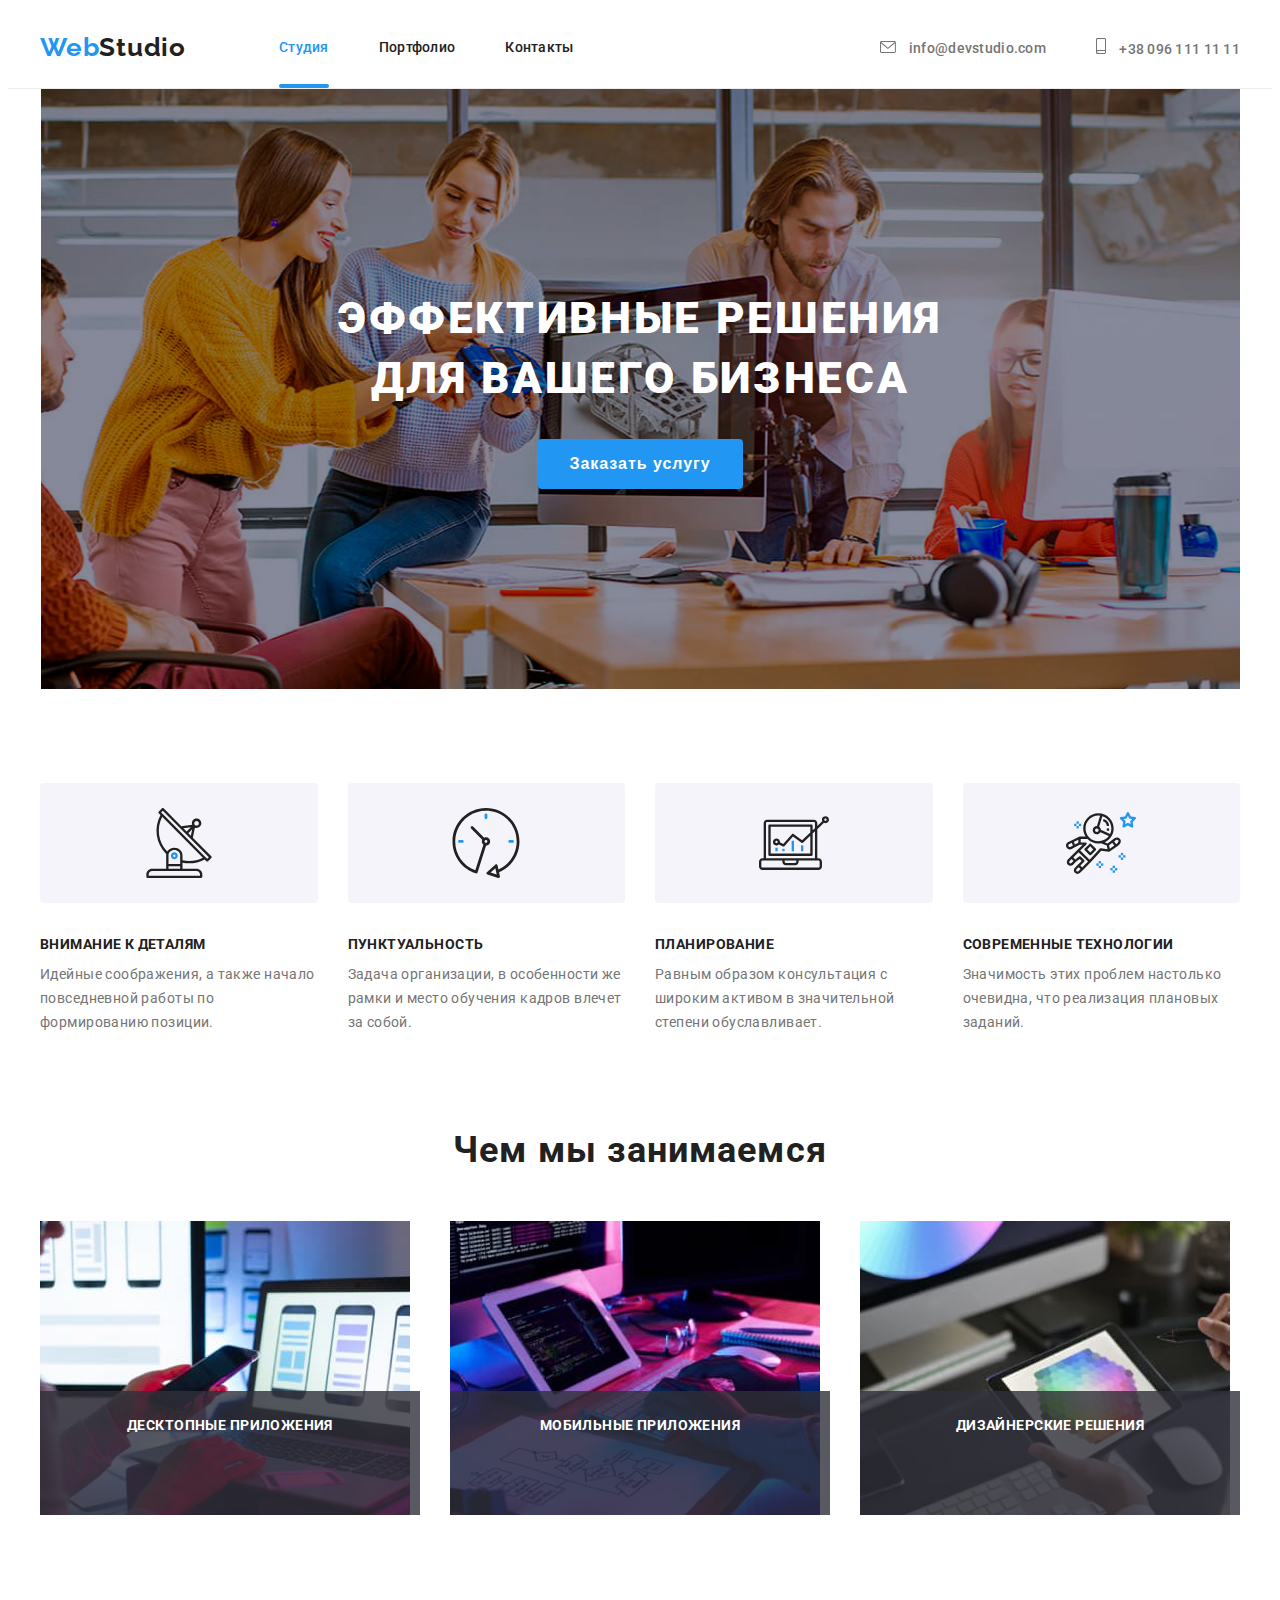
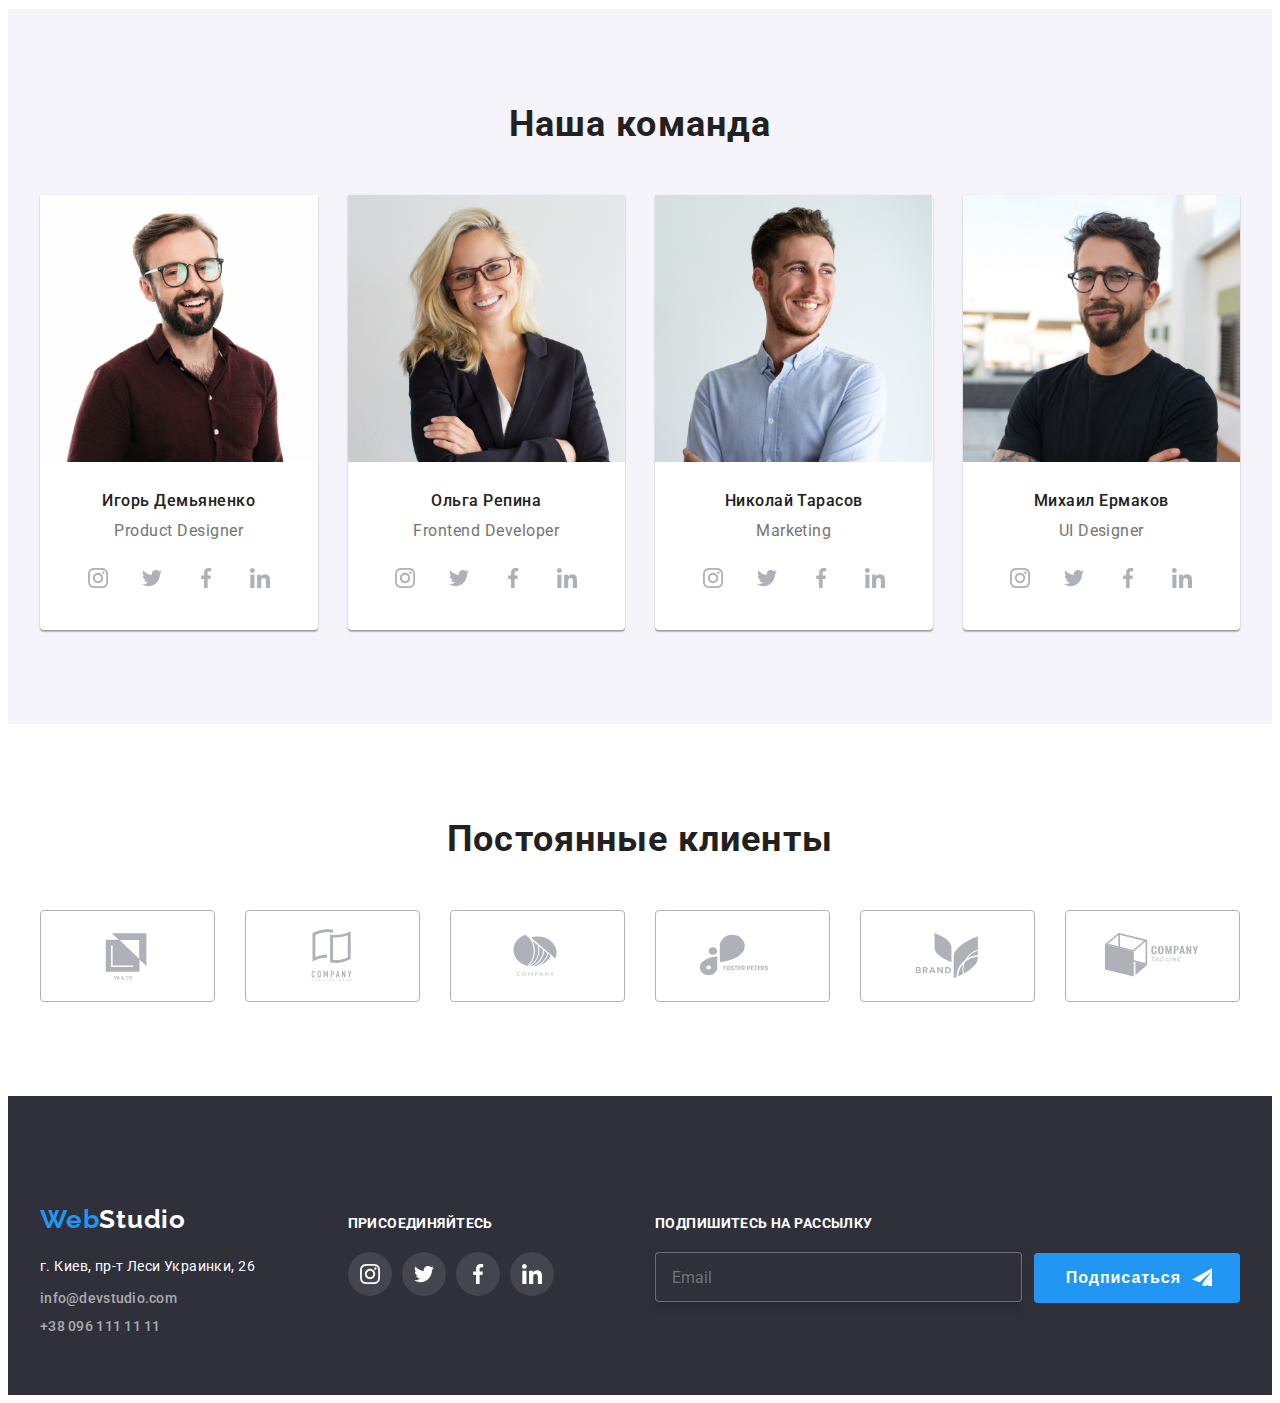
<file: index.html>
<!DOCTYPE html>
<html lang="ru">
  <head>
    <meta charset="UTF-8" />
    <meta name="viewport" content="width=device-width, initial-scale=1.0" />
    <title>WebStudio</title>
    <link
      rel="stylesheet"
      href="https://cdnjs.cloudflare.com/ajax/libs/modern-normalize/1.1.0/modern-normalize.min.css"
      integrity="sha512-wpPYUAdjBVSE4KJnH1VR1HeZfpl1ub8YT/NKx4PuQ5NmX2tKuGu6U/JRp5y+Y8XG2tV+wKQpNHVUX03MfMFn9Q=="
      crossorigin="anonymous"
      referrerpolicy="no-referrer"
    />
    <link rel="preconnect" href="https://fonts.googleapis.com" />
    <link rel="preconnect" href="https://fonts.gstatic.com" crossorigin />
    <link
      href="https://fonts.googleapis.com/css2?family=Raleway:wght@700&family=Roboto:wght@400;500;700;900&display=swap"
      rel="stylesheet"
    />
    <link rel="stylesheet" href="./css/main.min.css" />
  </head>

  <body>
    <!--HEADER-->
    <header class="page-header">
      <div class="container header-container">
        <nav class="nav">
          <a class="head-logo link" href="./index.html"
            >Web<span class="logo-black">Studio</span></a
          >
          <ul class="site-nav list">
            <li class="nav-item">
              <a class="nav-link link current" href="./index.html">Студия</a>
            </li>
            <li class="nav-item">
              <a class="nav-link link" href="./portfolio.html">Портфолио</a>
            </li>
            <li class="nav-item">
              <a class="nav-link link" href="">Контакты</a>
            </li>
          </ul>
        </nav>
        <ul class="adress-list list">
          <li class="adress-link-item">
            <a class="adress-link link" href="mailto:info@devstudio.com">
              <svg class="icon-envelope" width="16" height="12">
                <use href="./images/icons.svg#icon-envelope"></use>
              </svg>
              info@devstudio.com</a>
          </li>
          <li class="adress-link-item">
            <a class="adress-link link" href="tel:+380961111111"
              ><svg class="icon-smartphone" width="10" height="16">
                <use href="./images/icons.svg#icon-smartphone"></use>
              </svg>
              +38 096 111 11 11</a>
          </li>
        </ul>
      </div>
      <!--MOBILE-MENU-->
      <button class="mobile-menu-button" type="button" data-menu-open>
        <svg class="mobile-menu-button__icon" width="40" height="40">
          <use href="./images/icons.svg#icon-burger-menu"></use>
        </svg>
      </button>
      <div class="mobile-menu" data-menu>
        <div class="container mobile-menu-container">
          <button class="mobile-menu-close-btn" data-menu-close>
            <svg class="mobile-menu-close-icon" width="40" height="40">
              <use href="./images/icons.svg#icon-close-mobile"></use>
            </svg>
          </button>
          <nav class="mobile-menu-nav">
            <ul class="mobile-menu-list">
              <li class="mobile-menu-list__item">
                <a class="mobile-menu-list__link" href="./index.html">Студия</a>
              </li>
              <li class="mobile-menu-list__item">
                <a class="mobile-menu-list__link" href="./portfolio.html">Портфолио</a>
              </li>
              <li class="mobile-menu-list__item">
                <a class="mobile-menu-list__link" href="#">Контакты</a>
              </li>
            </ul>
            <ul class="mobile-menu__contacts">
              <li class="mobile-menu__contact">
                <a class="mobile-menu__contact-link first" href="#">+38 096 111 11 11</a>
              </li>
              <li class="mobile-menu__contact">
                <a class="mobile-menu__contact-link" href="#">info@devstudio.com</a>
              </li>
            </ul>
            <ul class="mobile-menu__social-list list">
              <li class="mobile-menu__social-list-item">
                <a class="mobile-menu__social-list-item-link" href="#">Instagram</a>
              </li>
              <li class="mobile-menu__social-list-item">
                <a class="mobile-menu__social-list-item-link" href="#">Twitter</a>
              </li>
              <li class="mobile-menu__social-list-item">
                <a class="mobile-menu__social-list-item-link" href="#">Facebook</a>
              </li>
              <li class="mobile-menu__social-list-item">
                <a class="mobile-menu__social-list-item-link" href="#">LinkedIn</a>
              </li>
            </ul>
          </nav>
        </div>
      </div>
    </header>
    <main>
      <!--HERO-->
      <section class="section-hero">
        <div class="container">
          <div class="title-wrap">
            <h1 class="headline">эффективные решения для вашего бизнеса</h1>
            <button class="btn hero-button" type="button" data-modal-open>Заказать услугу</button>
          </div>
        </div>
      </section>
      <!--ADVANTAGES-->
      <section class="section-advantages section">
        <div class="container">
          <h2 class="visually-hidden">Наши преимущества</h2>
          <ul class="advantage-list list">
            <li class="advantage-item icon-antenna">
              <h3 class="advantage-titles">Внимание к деталям</h3>
              <p class="advantage-text">
                Идейные соображения, а также начало повседневной работы по формированию позиции.
              </p>
            </li>
            <li class="advantage-item icon-clock">
              <h3 class="advantage-titles">Пунктуальность</h3>
              <p class="advantage-text">
                Задача организации, в особенности же рамки и место обучения кадров влечет за собой.
              </p>
            </li>
            <li class="advantage-item icon-diagram">
              <h3 class="advantage-titles">Планирование</h3>
              <p class="advantage-text">
                Равным образом консультация с широким активом в значительной степени обуславливает.
              </p>
            </li>
            <li class="advantage-item icon-astronaut">
              <h3 class="advantage-titles">Современные технологии</h3>
              <p class="advantage-text">
                Значимость этих проблем настолько очевидна, что реализация плановых заданий.
              </p>
            </li>
          </ul>
        </div>
      </section>
      <!--GALLERY-->
      <section class="section-gallery section">
        <div class="container">
          <h2 class="title">Чем мы занимаемся</h2>
          <ul class="img-list list">
            <li class="img-item">
              <picture>
                <source srcset="./images/a1.jpg 1x, ./images/img1-2x.jpg 2x" />
                <img
                  class="img work-pic"
                  src="./images/a1.jpg"
                  alt="Рабочий процесс"
                  width="370"
                  height="294"
              /></picture>
              <p class="img-overlay">десктопные приложения</p>
            </li>
            <li class="img-item">
              <picture>
                <source srcset="./images/a2.jpg 1x, ./images/img2-2x.jpg 2x" />
                <img
                  class="img work-pic"
                  src="./images/a2.jpg"
                  alt="Рабочий процесс"
                  width="370"
                  height="294"
              /></picture>
              <p class="img-overlay">мобильные приложения</p>
            </li>
            <li class="img-item">
              <picture>
                <source srcset="./images/a3.jpg 1x, ./images/img3-2x.jpg 2x" />
                <img
                  class="img work-pic"
                  src="./images/a3.jpg"
                  alt="Рабочий процесс"
                  width="370"
                  height="294"
              /></picture>
              <p class="img-overlay">дизайнерские решения</p>
            </li>
          </ul>
        </div>
      </section>
      <!--TEAM-->
      <section class="section-team">
        <div class="container">
          <h2 class="title">Наша команда</h2>
          <ul class="team-list list">
            <li class="team-item">
              <picture>
                <source
                  srcset="./images/team/team1.jpg 1x, ./images/team/team1-2x.jpg 2x"
                  media="(min-width:1200px)" />
                <source
                  srcset="./images/team/team1-tablet.jpg 1x, ./images/team/team1-tablet2x.jpg 2x"
                  media="(min-width:768px)" />
                <source
                  srcset="./images/team/team1-mobile.jpg 1x, ./images/team/team1-mobile2x.jpg 2x" />
                <img class="team-img img" src="./images/team/team1-mobile.jpg" alt="Член команды"
              /></picture>
              <div class="team-sub">
                <h3 class="team-name">Игорь Демьяненко</h3>
                <p class="team-pos">Product Designer</p>
                <ul class="soc-links-list list">
                  <li class="soc-item">
                    <a href="" class="soc-link">
                      <svg class="soc-icon" width="20" height="20">
                        <use href="./images/icons.svg#icon-instagram"></use>
                      </svg>
                    </a>
                  </li>
                  <li class="soc-item">
                    <a href="" class="soc-link">
                      <svg class="soc-icon" width="20" height="20">
                        <use href="./images/icons.svg#icon-twitter"></use>
                      </svg>
                    </a>
                  </li>
                  <li class="soc-item">
                    <a href="" class="soc-link">
                      <svg class="soc-icon" width="20" height="20">
                        <use href="./images/icons.svg#icon-facebook"></use>
                      </svg>
                    </a>
                  </li>
                  <li class="soc-item">
                    <a href="" class="soc-link">
                      <svg class="soc-icon" width="20" height="20">
                        <use href="./images/icons.svg#icon-linkedin"></use>
                      </svg>
                    </a>
                  </li>
                </ul>
              </div>
            </li>
            <li class="team-item">
              <picture>
                <source
                  srcset="./images/team/team2.jpg 1x, ./images/team/team2-2x.jpg 2x"
                  media="(min-width:1200px)" />
                <source
                  srcset="./images/team/team2-tablet.jpg 1x, ./images/team/team2-tablet2x.jpg 2x"
                  media="(min-width:768px)" />
                <source
                  srcset="./images/team/team2-mobile.jpg 1x, ./images/team/team2-mobile2x.jpg 2x" />
                <img class="team-img img" src="./images/team/team2-mobile.jpg" alt="Член команды"
              /></picture>
              <div class="team-sub">
                <h3 class="team-name">Ольга Репина</h3>
                <p class="team-pos">Frontend Developer</p>
                <ul class="soc-links-list list">
                  <li class="soc-item">
                    <a href="" class="soc-link">
                      <svg class="soc-icon" width="20" height="20">
                        <use href="./images/icons.svg#icon-instagram"></use>
                      </svg>
                    </a>
                  </li>
                  <li class="soc-item">
                    <a href="" class="soc-link">
                      <svg class="soc-icon" width="20" height="20">
                        <use href="./images/icons.svg#icon-twitter"></use>
                      </svg>
                    </a>
                  </li>
                  <li class="soc-item">
                    <a href="" class="soc-link">
                      <svg class="soc-icon" width="20" height="20">
                        <use href="./images/icons.svg#icon-facebook"></use>
                      </svg>
                    </a>
                  </li>
                  <li class="soc-item">
                    <a href="" class="soc-link">
                      <svg class="soc-icon" width="20" height="20">
                        <use href="./images/icons.svg#icon-linkedin"></use>
                      </svg>
                    </a>
                  </li>
                </ul>
              </div>
            </li>
            <li class="team-item">
              <picture>
                <source
                  srcset="./images/team/team3.jpg 1x, ./images/team/team3-2x.jpg 2x"
                  media="(min-width:1200px)" />
                <source
                  srcset="./images/team/team3-tablet.jpg 1x, ./images/team/team3-tablet2x.jpg 2x"
                  media="(min-width:768px)" />
                <source
                  srcset="./images/team/team3-mobile.jpg 1x, ./images/team/team3-mobile2x.jpg 2x" />
                <img class="team-img img" src="./images/team/team3-mobile.jpg" alt="Член команды"
              /></picture>
              <div class="team-sub">
                <h3 class="team-name">Николай Тарасов</h3>
                <p class="team-pos">Marketing</p>
                <ul class="soc-links-list list">
                  <li class="soc-item">
                    <a href="" class="soc-link">
                      <svg class="soc-icon" width="20" height="20">
                        <use href="./images/icons.svg#icon-instagram"></use>
                      </svg>
                    </a>
                  </li>
                  <li class="soc-item">
                    <a href="" class="soc-link">
                      <svg class="soc-icon" width="20" height="20">
                        <use href="./images/icons.svg#icon-twitter"></use>
                      </svg>
                    </a>
                  </li>
                  <li class="soc-item">
                    <a href="" class="soc-link">
                      <svg class="soc-icon" width="20" height="20">
                        <use href="./images/icons.svg#icon-facebook"></use>
                      </svg>
                    </a>
                  </li>
                  <li class="soc-item">
                    <a href="" class="soc-link">
                      <svg class="soc-icon" width="20" height="20">
                        <use href="./images/icons.svg#icon-linkedin"></use>
                      </svg>
                    </a>
                  </li>
                </ul>
              </div>
            </li>
            <li class="team-item">
              <picture>
                <source
                  srcset="./images/team/team4.jpg 1x, ./images/team/team4-2x.jpg 2x"
                  media="(min-width:1200px)" />
                <source
                  srcset="./images/team/team4-tablet.jpg 1x, ./images/team/team4-tablet2x.jpg 2x"
                  media="(min-width:768px)" />
                <source
                  srcset="./images/team/team4-mobile.jpg 1x, ./images/team/team4-mobile2x.jpg 2x" />
                <img class="team-img img" src="./images/team/team4-mobile.jpg" alt="Член команды"
              /></picture>
              <div class="team-sub">
                <h3 class="team-name">Михаил Ермаков</h3>
                <p class="team-pos">UI Designer</p>
                <ul class="soc-links-list list">
                  <li class="soc-item">
                    <a href="" class="soc-link">
                      <svg class="soc-icon" width="20" height="20">
                        <use href="./images/icons.svg#icon-instagram"></use>
                      </svg>
                    </a>
                  </li>
                  <li class="soc-item">
                    <a href="" class="soc-link">
                      <svg class="soc-icon" width="20" height="20">
                        <use href="./images/icons.svg#icon-twitter"></use>
                      </svg>
                    </a>
                  </li>
                  <li class="soc-item">
                    <a href="" class="soc-link">
                      <svg class="soc-icon" width="20" height="20">
                        <use href="./images/icons.svg#icon-facebook"></use>
                      </svg>
                    </a>
                  </li>
                  <li class="soc-item">
                    <a href="" class="soc-link">
                      <svg class="soc-icon" width="20" height="20">
                        <use href="./images/icons.svg#icon-linkedin"></use>
                      </svg>
                    </a>
                  </li>
                </ul>
              </div>
            </li>
          </ul>
        </div>
      </section>
      <!--CLIENTS-->
      <section class="section-clients">
        <div class="container">
          <h2 class="title">Постоянные клиенты</h2>
          <ul class="clients-list list">
            <li class="clients-item">
              <a href="" class="clients-link link client-first"
                ><svg class="clients-icon" width="106" height="60">
                  <use href="./images/icons.svg#icon-logo-first"></use></svg
              ></a>
            </li>
            <li class="clients-item">
              <a href="" class="clients-link link client-first"
                ><svg class="clients-icon" width="106" height="60">
                  <use href="./images/icons.svg#icon-logo-second"></use></svg
              ></a>
            </li>
            <li class="clients-item">
              <a href="" class="clients-link link client-first"
                ><svg class="clients-icon" width="106" height="60">
                  <use href="./images/icons.svg#icon-logo-third"></use></svg
              ></a>
            </li>
            <li class="clients-item">
              <a href="" class="clients-link link client-first"
                ><svg class="clients-icon" width="106" height="60">
                  <use href="./images/icons.svg#icon-logo-fourth"></use></svg
              ></a>
            </li>
            <li class="clients-item">
              <a href="" class="clients-link link client-first"
                ><svg class="clients-icon" width="106" height="60">
                  <use href="./images/icons.svg#icon-logo-fifth"></use></svg
              ></a>
            </li>
            <li class="clients-item">
              <a href="" class="clients-link link client-first"
                ><svg class="clients-icon" width="106" height="60">
                  <use href="./images/icons.svg#icon-logo-sixth"></use></svg
              ></a>
            </li>
          </ul>
        </div>
      </section>
    </main>
    <!--FOOTER-->
    <footer class="page-footer">
      <div class="container">
        <div class="footer-flex">
          <div class="flex-half">
            <div class="logo-adress">
              <a class="foot-logo link" href="./index.html"
                >Web<span class="logo-white">Studio</span></a
              >
              <!--CONTACT INFORMATION-->
              <address class="contacts">
                <ul class="contact-list list">
                  <li class="contact-item">
                    <a href="" class="map-adress link">г. Киев, пр-т Леси Украинки, 26</a>
                  </li>
                  <li class="contact-item">
                    <a class="contact-link link" href="mailto:info@devstudio.com"
                      >info@devstudio.com</a
                    >
                  </li>
                  <li class="contact-item">
                    <a class="contact-link link" href="tel:+380961111111">+38 096 111 11 11</a>
                  </li>
                </ul>
              </address>
            </div>
            <div class="footer-soc-links">
              <b class="footer-soc-title">присоединяйтесь</b>
              <ul class="soc-links-list-foot list">
                <li class="soc-item-foot">
                  <a href="" class="soc-link-foot">
                    <svg class="soc-icon-foot" width="20" height="20">
                      <use href="./images/icons.svg#icon-instagram"></use>
                    </svg>
                  </a>
                </li>
                <li class="soc-item-foot">
                  <a href="" class="soc-link-foot">
                    <svg class="soc-icon-foot" width="20" height="20">
                      <use href="./images/icons.svg#icon-twitter"></use>
                    </svg>
                  </a>
                </li>
                <li class="soc-item-foot">
                  <a href="" class="soc-link-foot">
                    <svg class="soc-icon-foot" width="20" height="20">
                      <use href="./images/icons.svg#icon-facebook"></use>
                    </svg>
                  </a>
                </li>
                <li class="soc-item-foot">
                  <a href="" class="soc-link-foot">
                    <svg class="soc-icon-foot" width="20" height="20">
                      <use href="./images/icons.svg#icon-linkedin"></use>
                    </svg>
                  </a>
                </li>
              </ul>
            </div>
          </div>
          <div class="footer-form-sect">
            <p class="footer-form-title">подпишитесь на рассылку</p>
            <form class="footer-email-form">
              <input class="email-footer" type="text" name="email" placeholder="Email" />
              <button class="email-submit-btn btn" type="submit">Подписаться</button>
            </form>
          </div>
        </div>
      </div>
    </footer>
    <div class="backdrop is-hidden" data-modal>
      <div class="modal">
        <button class="btn-close-modal" type="button" data-modal-close>
          <svg class="close-cross" width="11" height="11">
            <use href="./images/icons.svg#cross"></use>
          </svg>
        </button>

        <p class="modal-headline">Оставьте свои данные, мы вам перезвоним</p>
        <form class="form-modal-all">
          <label class="modal-form-field"
            >Имя<span class="modal-form-field-content">
              <input
                class="modal-form-input"
                name="user_name"
                type="text"
                required
                minlength="2"
                pattern="[a-zA-Zа-яёА-ЯЁ]+"
                placeholder=" "
              />
              <svg width="18" height="18" class="modal-form-icons">
                <use href="./images/icons.svg#person"></use>
              </svg> </span
          ></label>
          <label class="modal-form-field"
            >Телефон<span class="modal-form-field-content">
              <input
                class="modal-form-input"
                name="user_phone"
                type="tel"
                required
                pattern="[0-9]{3}-[0-9]{3}-[0-9]{2}-[0-9]{2}"
                placeholder=" "
              />
              <svg width="18" height="18" class="modal-form-icons">
                <use href="./images/icons.svg#phone"></use>
              </svg> </span
          ></label>
          <label class="modal-form-field"
            >Почта<span class="modal-form-field-content">
              <input
                class="modal-form-input"
                name="user_email"
                type="email"
                required
                minlength="2"
                pattern="[a-z0-9._%+-]+@[a-z0-9.-]+\.[a-z]{2,}$"
                placeholder=" "
              />
              <svg width="18" height="18" class="modal-form-icons">
                <use href="./images/icons.svg#email"></use>
              </svg> </span
          ></label>
          <label class="modal-form-field">
            Комментарий
            <textarea
              class="modal-form-message form-textarea"
              name="user_message"
              placeholder="Введите текст"
            ></textarea>
          </label>
          <div class="checkbox-wrap">
            <input
              type="checkbox"
              name="user_policy"
              class="modal-form-check visually-hidden"
              required
              id="user-policy"
            />
            <label class="modal-form-check-label" for="user-policy"
              >Соглашаюсь с рассылкой и принимаю
              <a href="#" class="policy-link">Условия договора</a></label
            >
          </div>
          <button class="btn form-button" type="submit">Отправить</button>
        </form>
      </div>
    </div>
    <script src="./js/modal.js"></script>
    <script src="./js/mobile-menu.js"></script>
  </body>
</html>
</file>
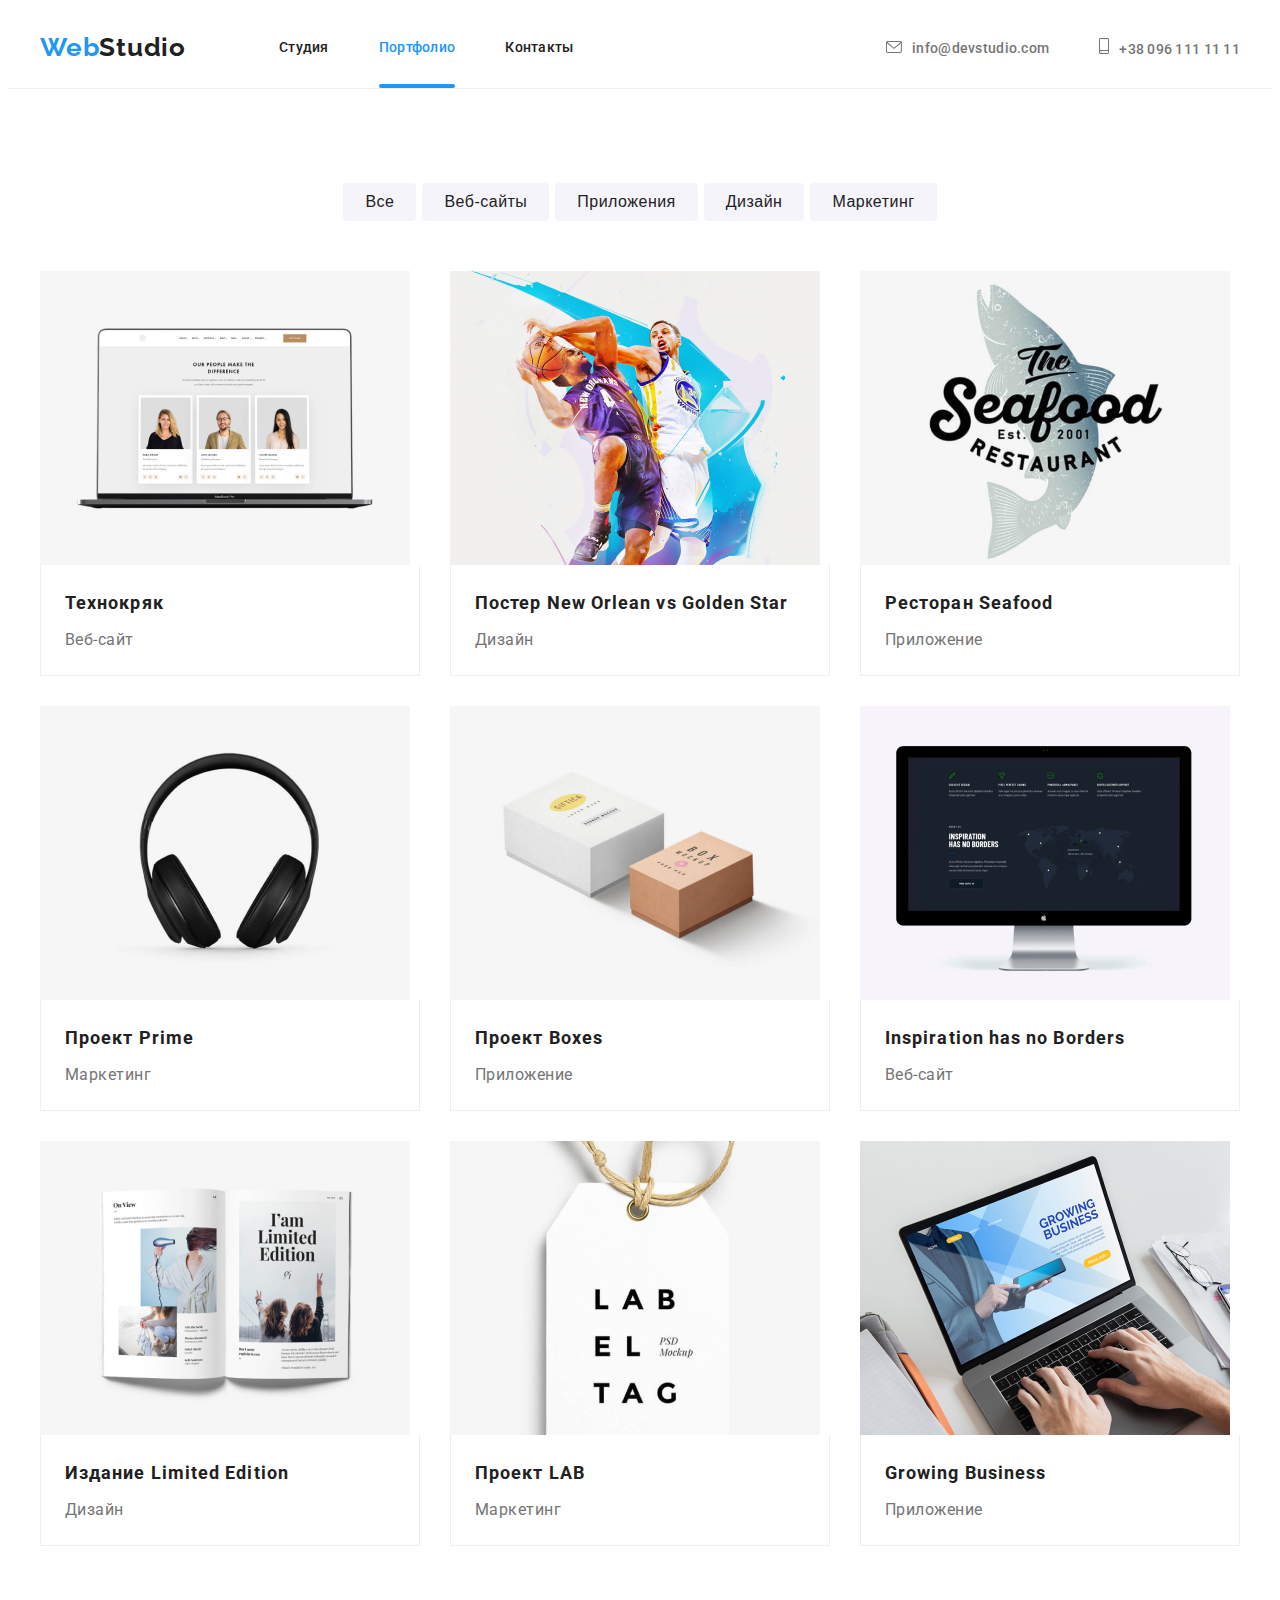
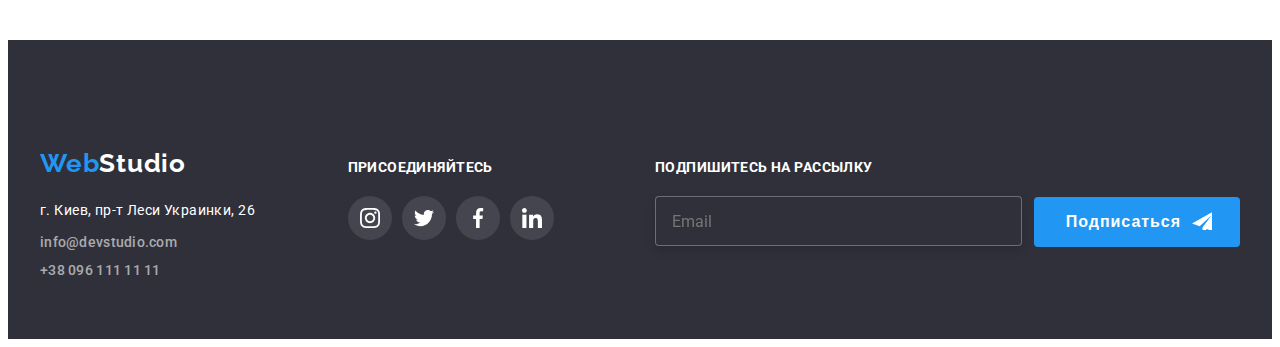
<file: portfolio.html>
<!DOCTYPE html>
<html lang="ru">

<head>
  <meta charset="UTF-8" />
  <meta http-equiv="X-UA-Compatible" content="IE=edge" />
  <meta name="viewport" content="width=device-width, initial-scale=1.0" />
  <title>Портфолио</title>
  <link rel="stylesheet" href="https://cdnjs.cloudflare.com/ajax/libs/modern-normalize/1.1.0/modern-normalize.min.css"
    integrity="sha512-wpPYUAdjBVSE4KJnH1VR1HeZfpl1ub8YT/NKx4PuQ5NmX2tKuGu6U/JRp5y+Y8XG2tV+wKQpNHVUX03MfMFn9Q=="
    crossorigin="anonymous" referrerpolicy="no-referrer" />
  <link rel="preconnect" href="https://fonts.googleapis.com" />
  <link rel="preconnect" href="https://fonts.gstatic.com" crossorigin />
  <link href="https://fonts.googleapis.com/css2?family=Raleway:wght@700&family=Roboto:wght@400;500;700;900&display=swap"
    rel="stylesheet" />
  <link rel="stylesheet" href="./css/main.min.css" />
</head>

<body>
  <!--HEADER-->
  <header class="page-header">
    <div class="container header-container">
      <nav class="nav">
        <a class="head-logo link" href="./index.html">Web<span class="logo-black">Studio</span></a>
        <ul class="site-nav list">
          <li class="nav-item">
            <a class="nav-link link" href="./index.html">Студия</a>
          </li>
          <li class="nav-item">
            <a class="nav-link link current" href="./portfolio.html">Портфолио</a>
          </li>
          <li class="nav-item">
            <a class="nav-link link" href="">Контакты</a>
          </li>
        </ul>
      </nav>
      <ul class="adress-list list">
        <li class="adress-link-item">
          <a class="adress-link link" href="mailto:info@devstudio.com">
            <svg class="icon-envelope" width="16" height="12">
              <use href="./images/icons.svg#icon-envelope"></use>
            </svg>info@devstudio.com</a>
        </li>
        <li class="adress-link-item">
          <a class="adress-link link" href="tel:+380961111111"><svg class="icon-smartphone" width="10" height="16">
              <use href="./images/icons.svg#icon-smartphone"></use>
            </svg>+38 096 111 11 11</a>
        </li>
      </ul>
    </div>
     <!-- MOBILE-MENU -->
     <button class="mobile-menu-button" type="button" data-menu-open>
      <svg class="mobile-menu-button__icon" width="40" height="40">
          <use href="./images/icons.svg#icon-burger-menu">
  
          </use>
      </svg>
  </button>
  <div class="mobile-menu" data-menu>
      <div class="container mobile-menu-container">
          <button class="mobile-menu-close-btn" data-menu-close>
              <svg class="mobile-menu-close-icon" width="40" height="40">
                  <use href="./images/icons.svg#icon-close-mobile"></use>
              </svg>
          </button>
          <nav class="mobile-menu-nav">
              <ul class="mobile-menu-list">
                  <li class="mobile-menu-list__item">
                      <a class="mobile-menu-list__link" href="./index.html">Студия</a>
                  </li>
                  <li class="mobile-menu-list__item">
                      <a class="mobile-menu-list__link" href="./portfolio.html">Портфолио</a>
                  </li>
                  <li class="mobile-menu-list__item">
                      <a class="mobile-menu-list__link" href="#">Контакты</a>
                  </li>
              </ul>
              <ul class="mobile-menu__contacts">
                  <li class="mobile-menu__contact">
                      <a class="mobile-menu__contact-link first" href="#">+38 096 111 11 11</a>
                  </li>
                  <li class="mobile-menu__contact">
                      <a class="mobile-menu__contact-link" href="#">info@devstudio.com</a>
                  </li>
              </ul>
              <ul class="mobile-menu__social-list list">
                  <li class="mobile-menu__social-list-item">
                      <a class="mobile-menu__social-list-item-link" href="#">Instagram</a>
                  </li>
                  <li class="mobile-menu__social-list-item">
                      <a class="mobile-menu__social-list-item-link" href="#">Twitter</a>
                  </li>
                  <li class="mobile-menu__social-list-item">
                      <a class="mobile-menu__social-list-item-link" href="#">Facebook</a>
                  </li>
                  <li class="mobile-menu__social-list-item">
                      <a class="mobile-menu__social-list-item-link" href="#">LinkedIn</a>
                  </li>
              </ul>
          </nav>
      </div>
  </div>
  </header>
  <main>
    <section class="section-portfolio section">
      <div class="container">
        <h1 class="visually-hidden">Портфолио</h1>
        <ul class="filter-list list">
          <li class="fltr-btn-item"><button class="filter-button" type="button">Все</button></li>
          <li class="fltr-btn-item">
            <button class="filter-button" type="button">Веб-сайты</button>
          </li>
          <li class="fltr-btn-item">
            <button class="filter-button" type="button">Приложения</button>
          </li>
          <li class="fltr-btn-item">
            <button class="filter-button" type="button">Дизайн</button>
          </li>
          <li class="fltr-btn-item">
            <button class="filter-button" type="button">Маркетинг</button>
          </li>
        </ul>
        <ul class="portfolio-list list">
          <li class="port-item">
            <a class="link port-link" href="">
              <div class="card-fix">
                <picture>
                  <source srcset="./images/portfolio/pimg1.jpg 1x , ./images/portfolio/pimg1-2x.jpg 2x "  media="(min-width:1200px)">
                  <source srcset="./images/portfolio/pimg1-tablet.jpg 1x , ./images/portfolio/pimg1-tablet2x.jpg 2x "  media="(min-width:768px)">
                  <source srcset="./images/portfolio/pimg1-mobile.jpg 1x , ./images/portfolio/pimg1-mobile2x.jpg 2x ">
                <img class="img-port img" src="./images/portfolio/pimg1-mobile.jpg" alt="Ноутбук с членами команды"/></picture>
                <div class="port-overlay">
                  <p class="overlay-text">Технокряк это современная площадка распространения коронавируса. Компании
                    используют эту платформу для цифрового шпионажа и атак на защищённые сервера конкурентов.</p>
                </div>
              </div>
              <div class="port-sub">
                <h2 class="title-port">Технокряк</h2>
                <p class="text-port">Веб-сайт</p>
              </div>
            </a>
          </li>
          <li class="port-item">
            <a class="link port-link" href="">
              <div class="card-fix">
                <picture>
                  <source srcset="./images/portfolio/pimg2.jpg 1x , ./images/portfolio/pimg2-2x.jpg 2x "  media="(min-width:1200px)">
                  <source srcset="./images/portfolio/pimg2-tablet.jpg 1x , ./images/portfolio/pimg2-tablet2x.jpg 2x "  media="(min-width:768px)">
                  <source srcset="./images/portfolio/pimg2-mobile.jpg 1x , ./images/portfolio/pimg2-mobile2x.jpg 2x ">
                <img class="img-port img" src="./images/portfolio/pimg2-mobile.jpg" alt="Постер"/></picture>
                <div class="port-overlay">
                  <p class="overlay-text">Технокряк это современная площадка распространения коронавируса. Компании
                    используют эту платформу для цифрового шпионажа и атак на защищённые сервера конкурентов.</p>
                </div></div>
              <div class="port-sub">
                <h2 class="title-port">Поcтер New Orlean vs Golden Star</h2>
                <p class="text-port">Дизайн</p>
              </div>
            </a>
          </li>
          <li class="port-item">
            <a class="link port-link" href="">
              <div class="card-fix">
                <picture>
                  <source srcset="./images/portfolio/pimg3.jpg 1x , ./images/portfolio/pimg3-2x.jpg 2x "  media="(min-width:1200px)">
                  <source srcset="./images/portfolio/pimg3-tablet.jpg 1x , ./images/portfolio/pimg3-tablet2x.jpg 2x "  media="(min-width:768px)">
                  <source srcset="./images/portfolio/pimg3-mobile.jpg 1x , ./images/portfolio/pimg3-mobile2x.jpg 2x ">
                  <img class="img-port img" src="./images/portfolio/pimg3-mobile.jpg" alt="Приложение ресторана"/>
                </picture>
                <div class="port-overlay">
                    <p class="overlay-text">Технокряк это современная площадка распространения коронавируса. Компании
                      используют эту платформу для цифрового шпионажа и атак на защищённые сервера конкурентов.</p>
                    </div>
              </div>
              <div class="port-sub">
                <h2 class="title-port">Ресторан Seafood</h2>
                <p class="text-port">Приложение</p>
              </div>
            </a>
          </li>
          <li class="port-item">
            <a class="link port-link" href="">
              <div class="card-fix"><picture>
                <source srcset="./images/portfolio/pimg4.jpg 1x , ./images/portfolio/pimg4-2x.jpg 2x "  media="(min-width:1200px)">
                <source srcset="./images/portfolio/pimg4-tablet.jpg 1x , ./images/portfolio/pimg4-tablet2x.jpg 2x "  media="(min-width:768px)">
                <source srcset="./images/portfolio/pimg4-mobile.jpg 1x , ./images/portfolio/pimg4-mobile2x.jpg 2x ">
                <img class="img-port img" src="./portfolio/pimg4-mobile.jpg" alt="Изображение наушников"/></picture><div class="port-overlay">
                    <p class="overlay-text">Технокряк это современная площадка распространения коронавируса. Компании
                      используют эту платформу для цифрового шпионажа и атак на защищённые сервера конкурентов.</p>
                  </div></div>
              <div class="port-sub">
                <h2 class="title-port">Проект Prime</h2>
                <p class="text-port">Маркетинг</p>
              </div>
            </a>
          </li>
          <li class="port-item">
            <a class="link port-link" href="">
              <div class="card-fix">
                <picture>
                  <source srcset="./images/portfolio/pimg5.jpg 1x , ./images/portfolio/pimg5-2x.jpg 2x "  media="(min-width:1200px)">
                <source srcset="./images/portfolio/pimg5-tablet.jpg 1x , ./images/portfolio/pimg5-tablet2x.jpg 2x "  media="(min-width:768px)">
                <source srcset="./images/portfolio/pimg5-mobile.jpg 1x , ./images/portfolio/pimg5-mobile2x.jpg 2x ">
                <img class="img-port img" src="./images/portfolio/pimg5-mobile.jpg" alt="Оформление приложения"/></picture><div class="port-overlay">
                    <p class="overlay-text">Технокряк это современная площадка распространения коронавируса. Компании
                      используют эту платформу для цифрового шпионажа и атак на защищённые сервера конкурентов.</p>
                  </div></div>
              <div class="port-sub">
                <h2 class="title-port">Проект Boxes</h2>
                <p class="text-port">Приложение</p>
              </div>
            </a>
          </li>
          <li class="port-item">
            <a class="link port-link" href="">
              <div class="card-fix"><picture>
                <source srcset="./images/portfolio/pimg6.jpg 1x , ./images/portfolio/pimg6-2x.jpg 2x "  media="(min-width:1200px)">
                <source srcset="./images/portfolio/pimg6-tablet.jpg 1x , ./images/portfolio/pimg6-tablet2x.jpg 2x "  media="(min-width:768px)">
                <source srcset="./images/portfolio/pimg6-mobile.jpg 1x , ./images/portfolio/pimg6-mobile2x.jpg 2x "><img class="img-port img" src="./images/portfolio/pimg6-mobile.jpg" alt="Монитор с веб-сайтом компании"/>
              </picture>
              <div class="port-overlay">
                   <p class="overlay-text">Технокряк это современная площадка распространения коронавируса. Компании
                      используют эту платформу для цифрового шпионажа и атак на защищённые сервера конкурентов.</p>
                  </div></div>
              <div class="port-sub">
                <h2 class="title-port">Inspiration has no Borders</h2>
                <p class="text-port">Веб-сайт</p>
              </div>
            </a>
          </li>
          <li class="port-item">
            <a class="link port-link" href="">
              <div class="card-fix"><picture>
                <source srcset="./images/portfolio/pimg7.jpg 1x , ./images/portfolio/pimg7-2x.jpg 2x "  media="(min-width:1200px)">
                <source srcset="./images/portfolio/pimg7-tablet.jpg 1x , ./images/portfolio/pimg7-tablet2x.jpg 2x "  media="(min-width:768px)">
                <source srcset="./images/portfolio/pimg7-mobile.jpg 1x , ./images/portfolio/pimg7-mobile2x.jpg 2x "><img class="img-port img" src="./images/portfolio/pimg7-mobile.jpg" alt="Изображение дизайна книги"/></picture><div class="port-overlay">
                    <p class="overlay-text">Технокряк это современная площадка распространения коронавируса. Компании
                      используют эту платформу для цифрового шпионажа и атак на защищённые сервера конкурентов.</p>
                  </div></div>
              <div class="port-sub">
                <h2 class="title-port">Издание Limited Edition</h2>
                <p class="text-port">Дизайн</p>
              </div>
            </a>
          </li>
          <li class="port-item">
            <a class="link port-link" href="">
              <div class="card-fix"><picture>
                <source srcset="./images/portfolio/pimg8.jpg 1x , ./images/portfolio/pimg8-2x.jpg 2x "  media="(min-width:1200px)">
                <source srcset="./images/portfolio/pimg8-tablet.jpg 1x , ./images/portfolio/pimg8-tablet2x.jpg 2x "  media="(min-width:768px)">
                <source srcset="./images/portfolio/pimg8-mobile.jpg 1x , ./images/portfolio/pimg8-mobile2x.jpg 2x "><img class="img-port img" src="./images/portfolio/pimg8-mobile.jpg" alt="Бирка с логотипом"/></picture><div class="port-overlay">
                    <p class="overlay-text">Технокряк это современная площадка распространения коронавируса. Компании
                      используют эту платформу для цифрового шпионажа и атак на защищённые сервера конкурентов.</p>
                  </div></div>
              <div class="port-sub">
                <h2 class="title-port">Проект LAB</h2>
                <p class="text-port">Маркетинг</p>
              </div>
            </a>
          </li>
          <li class="port-item">
            <a class="link port-link" href="">
              <div class="card-fix"><picture>
                <source srcset="./images/portfolio/pimg9.jpg 1x , ./images/portfolio/pimg9-2x.jpg 2x "  media="(min-width:1200px)">
                <source srcset="./images/portfolio/pimg9-tablet.jpg 1x , ./images/portfolio/pimg9-tablet2x.jpg 2x "  media="(min-width:768px)">
                <source srcset="./images/portfolio/pimg9-mobile.jpg 1x , ./images/portfolio/pimg9-mobile2x.jpg 2x "><img class="img-port img" src="./images/portfolio/pimg9-mobile.jpg" alt="Ноутбук с веб-сайтом"/></picture><div class="port-overlay">
                    <p class="overlay-text">Технокряк это современная площадка распространения коронавируса. Компании
                      используют эту платформу для цифрового шпионажа и атак на защищённые сервера конкурентов.</p>
                  </div></div>
              <div class="port-sub">
                <h2 class="title-port">Growing Business</h2>
                <p class="text-port">Приложение</p>
              </div>
            </a>
          </li>
        </ul>
      </div>
    </section>
  </main>
  <!--FOOTER-->
  <footer class="page-footer">
    <div class="container">
    <div class="footer-flex">
      <div class="flex-half">
      <div class="logo-adress">
        <a class="foot-logo link" href="./index.html"
          >Web<span class="logo-white">Studio</span></a
        >
        <!--CONTACT INFORMATION-->
        <address class="contacts">
          <ul class="contact-list list">
            <li class="contact-item">
              <a href="" class="map-adress link">г. Киев, пр-т Леси Украинки, 26</a>
            </li>
            <li class="contact-item">
              <a class="contact-link link" href="mailto:info@devstudio.com">info@devstudio.com</a>
            </li>
            <li class="contact-item">
              <a class="contact-link link" href="tel:+380961111111">+38 096 111 11 11</a>
            </li>
          </ul>
        </address>
      </div>
      <div class="footer-soc-links">
        <b class="footer-soc-title">присоединяйтесь</b>
        <ul class="soc-links-list-foot list">
          <li class="soc-item-foot">
            <a href="" class="soc-link-foot">
              <svg class="soc-icon-foot" width="20" height="20">
                <use href="./images/icons.svg#icon-instagram"></use>
              </svg>
            </a>
          </li>
          <li class="soc-item-foot">
            <a href="" class="soc-link-foot">
              <svg class="soc-icon-foot" width="20" height="20">
                <use href="./images/icons.svg#icon-twitter"></use>
              </svg>
            </a>
          </li>
          <li class="soc-item-foot">
            <a href="" class="soc-link-foot">
              <svg class="soc-icon-foot" width="20" height="20">
                <use href="./images/icons.svg#icon-facebook"></use>
              </svg>
            </a>
          </li>
          <li class="soc-item-foot">
            <a href="" class="soc-link-foot">
              <svg class="soc-icon-foot" width="20" height="20">
                <use href="./images/icons.svg#icon-linkedin"></use>
              </svg>
            </a>
          </li>
        </ul>
      </div>
    </div>
      <div class="footer-form-sect">
        <p class="footer-form-title">подпишитесь на рассылку</p>
        <form class="footer-email-form">
          <input class="email-footer" type="text" name="email" placeholder="Email">
          <button class="email-submit-btn btn" name="email" type="submit">Подписаться</button>
        </form>
      </div>
    </div>
  </div></footer>
  <script src="./js/mobile-menu.js"></script>
</body>

</html>
</file>
<file: css/main.min.css>
.visually-hidden{position:absolute !important;clip:rect(1px 1px 1px 1px);clip:rect(1px, 1px, 1px, 1px);padding:0 !important;border:0 !important;height:1px !important;width:1px !important;overflow:hidden}body{color:#fff;font-family:'Roboto', sans-serif}img{display:block;height:auto;max-width:100%}h1,h2,h3,h4,h5,h6,p{margin-top:0;margin-bottom:0;padding-top:0;padding-bottom:0}.link{text-decoration:none}.list{list-style:none;margin:0;padding:0}.section{padding:60px 0}@media screen and (min-width: 1200px){.section{padding:94px 0}}.container{padding-left:15px;padding-right:15px}@media screen and (min-width: 480px){.container{max-width:480px;margin-right:auto;margin-left:auto}}@media screen and (min-width: 768px){.container{max-width:768px}}@media screen and (min-width: 1200px){.container{max-width:1200px}}.btn{font-style:normal;font-weight:700;font-size:16px;line-height:1.88;letter-spacing:0.06em;color:#fff;background-color:#2196f3;cursor:pointer;border-radius:4px;padding:10px 32px;border:0px;transition:background-color 250ms cubic-bezier(0.4, 0, 0.2, 1)}.btn:hover,.btn:focus{background-color:#188ce8;color:#fff}.head-logo{font-family:Raleway;font-style:normal;font-weight:700;font-size:26px;line-height:31px;letter-spacing:0.03em;color:#2196f3;margin-right:93px}.logo-black{font-family:Raleway;font-style:normal;font-weight:700;font-size:26px;line-height:31px;letter-spacing:0.03em;color:#212121}.foot-logo{font-family:Raleway;font-style:normal;font-weight:700;font-size:26px;line-height:31px;letter-spacing:0.03em;color:#2196f3;display:inline-block;margin-bottom:20px}@media screen and (max-width: 767px){.foot-logo{align-self:center}}.logo-white{font-family:Raleway;font-style:normal;font-weight:700;font-size:26px;line-height:31px;letter-spacing:0.03em;color:#fff}.title{font-style:normal;font-weight:700;font-size:36px;line-height:1.17;text-align:center;letter-spacing:0.03em;color:#212121;margin-bottom:50px}@media screen and (max-width: 1199px){.title{font-size:28px;line-height:1.18}}.site-nav,.adress-list,.nav,.header-container{display:flex;align-items:center}@media screen and (max-width: 767px){.site-nav,.adress-list{display:none}}.nav-item:not(:last-child){margin-right:50px}.adress-list{margin-left:auto}.nav-link{font-style:normal;font-weight:500;font-size:14px;line-height:1.14;letter-spacing:0.02em;color:#212121;position:relative;display:block;padding-bottom:32px;padding-top:32px;transition:color 250ms cubic-bezier(0.4, 0, 0.2, 1)}.nav-link:hover,.nav-link:focus{color:#2196f3}.nav-link.current{color:#2196f3}.current::after{position:absolute;width:100%;height:4px;border-radius:2px;content:'';background-color:#2196f3;bottom:-0.5px;left:0}.adress-link{font-style:normal;font-weight:500;font-size:14px;line-height:1.14;letter-spacing:0.02em;color:#757575;align-items:center;transition:color 250ms cubic-bezier(0.4, 0, 0.2, 1)}@media screen and (min-width: 768px) and (max-width: 1199px){.adress-link{font-size:12px;line-height:1.17}}.adress-link:hover,.adress-link:focus{color:#2196f3}.adress-link-item:not(:last-child){margin-right:50px}@media screen and (min-width: 768px) and (max-width: 1199px){.adress-link-item:not(:last-child){margin:0}}.icon-envelope{fill:currentColor;margin-right:10px}.icon-smartphone{fill:currentColor;margin-right:10px}@media screen and (max-width: 767px){.adress-list{display:none}}@media screen and (min-width: 768px){.adress-list{margin-left:auto;display:flex;flex-direction:column;align-items:flex-start;padding:22px 0}}@media screen and (min-width: 1200px){.adress-list{display:flex;flex-wrap:nowrap;flex-direction:row}}.page-header{border-bottom:1px solid #ececec}@media screen and (max-width: 767px){.page-header{padding:16px 0;position:relative}}.menu-open{position:absolute;top:22px;right:22px;size:40px 40px;background-color:transparent}.mobile-menu-button,.mobile-menu-close-btn{position:absolute;top:10px;right:15px;background-color:transparent;border:none;padding:0;line-height:0}.mobile-menu-close-btn{padding:11px}.mobile-menu-close-btn:hover .mobile-menu-close-icon,.mobile-menu-close-btn:focus .mobile-menu-close-icon{fill:#2196f3}.mobile-menu{position:fixed;left:0;top:0;background-color:#fff;width:100vw;height:100vh;max-height:796px;overflow-y:scroll;transform:translateY(-100%);z-index:100;transition:transform 500ms linear}.mobile-menu.is-open{transform:translateY(0%)}.mobile-menu-container{position:relative;padding-top:48px;padding-bottom:48px;padding-left:41px;padding-right:41px}.mobile-menu-button__icon{display:flex;justify-content:center;align-items:center;padding:0}.mobile-menu-list{font-size:40px;font-weight:500;line-height:1.17;letter-spacing:0.02em;margin-bottom:302px}.mobile-menu-list__item:not(:last-child){margin-bottom:32px}.mobile-menu-list__link{text-decoration:none;color:#212121}.mobile-menu-list__link:hover,.mobile-menu-list__link:focus{color:#2196f3}.mobile-menu__contacts{margin-bottom:64px;padding-inline-start:0}.mobile-menu__contact-link{font-size:24px;font-weight:500;line-height:1.17;letter-spacing:0.02em;text-decoration:none;color:#757575}.mobile-menu__contact-link.first{font-size:40px;color:#2196f3}.mobile-menu__contact-link:hover,.mobile-menu__contact-link:focus{text-decoration:none;color:#2196f3}.mobile-menu__contact:not(:last-child){margin-bottom:32px}.mobile-menu__link:hover,.mobile-menu__link:focus{color:#2196f3;font-size:40px}.mobile-menu__social-list{display:flex;justify-content:flex-start;margin-left:-10px}.mobile-menu__social-list-item{padding-left:10px;padding-right:10px}.mobile-menu__social-list-item:not(:last-child){border-right:1px solid #757575;padding-left:10px;padding-right:10px}.mobile-menu__social-list-item-link{text-decoration:none;font-size:18px;font-weight:500;line-height:1.22;letter-spacing:0.02em;color:#2196f3}.mobile-menu__social-list-item-link:hover,.mobile-menu__social-list-item-link:focus{color:#2196f3}@media screen and (min-width: 768px){.mobile-menu-button{display:none}.mobile-menu{display:none}}.mobile-menu-button:hover .mobile-menu-button__icon,.mobile-menu-button:focus .mobile-menu-button__icon{fill:#2196f3}.section-hero{padding:118px 0;background-color:#2f303a;background-image:url(../images/hero/mobile-hero.jpg);background-repeat:no-repeat;background-size:cover;background-position:center;max-width:1600px;margin:0 auto}@media (min-device-pixel-ratio: 2), (min-resolution: 192dpi), (min-resolution: 2dppx){.section-hero{background-image:url(../images/hero/hero-mobile2x.jpg)}}@media screen and (min-width: 768px){.section-hero{max-width:1199px;background-image:url(../images/hero/tablet-hero.jpg)}}@media screen and (min-width: 768px) and (min-device-pixel-ratio: 2), screen and (min-width: 768px) and (min-resolution: 192dpi), screen and (min-width: 768px) and (min-resolution: 2dppx){.section-hero{background-image:url(../images/hero/hero-tablet2x.jpg)}}@media screen and (min-width: 1200px){.section-hero{background-image:url(../images/hero/desktop-hero.jpg);padding:200px 0}}@media screen and (min-width: 1200px) and (min-device-pixel-ratio: 2), screen and (min-width: 1200px) and (min-resolution: 192dpi), screen and (min-width: 1200px) and (min-resolution: 2dppx){.section-hero{max-width:1600px;background-image:url(../images/hero/hero-desktop2x.jpg);padding:200px 0}}.headline{font-weight:900;font-size:26px;line-height:1.62;text-align:center;letter-spacing:0.06em;text-transform:uppercase;color:#fff;margin:0 auto;max-width:370px}@media screen and (min-width: 1200px){.headline{font-size:44px;line-height:1.36;max-width:696px}}.title-wrap{margin-left:auto;margin-right:auto;max-width:360px;min-height:164px;justify-content:center}@media screen and (min-width: 1200px){.title-wrap{margin-left:auto;margin-right:auto;max-width:696px;min-height:200px}}.hero-button{margin-top:30px;display:block;margin-left:auto;margin-right:auto}.section-advantages{padding-top:60px;padding-bottom:60px}@media screen and (min-width: 1200px){.section-advantages{padding-top:94px;padding-bottom:47px}}.advantage-list{display:flex;margin-left:-30px;margin-top:-30px;flex-wrap:wrap}.advantage-item{margin-left:30px;margin-top:30px;flex-basis:calc((100% - 30px * var(--flex-item)) / var(--flex-item));--flex-item: 1}.advantage-item::before{display:inline-block;content:'';height:120px;width:100%;border-radius:4px;background-size:70px 70px;background-color:#f5f4fa;background-repeat:no-repeat;background-position:center;margin-bottom:30px}@media screen and (min-width: 768px){.advantage-item{--flex-item: 2}}@media screen and (min-width: 1200px){.advantage-item{--flex-item: 4}}.icon-antenna::before{background-image:url(../images/antenna.svg)}.icon-clock::before{background-image:url(../images/clock.svg)}.icon-diagram::before{background-image:url(../images/diagram.svg)}.icon-astronaut::before{background-image:url(../images/astronaut.svg)}.advantage-titles{font-style:normal;font-weight:700;font-size:14px;line-height:1.14;letter-spacing:0.03em;text-transform:uppercase;color:#212121;display:block;margin-bottom:10px;text-align:center}@media screen and (min-width: 768px){.advantage-titles{text-align:start}}.advantage-text{font-style:normal;font-weight:400;font-size:14px;line-height:1.71;letter-spacing:0.03em;color:#757575}.section-gallery{padding-top:47px;padding-bottom:94px;display:none}@media screen and (min-width: 1200px){.section-gallery{display:block}}.img-list{display:flex;margin-left:-30px;margin-top:-30px}.img-item{margin-left:30px;margin-top:30px;flex-basis:calc((100% - 90px) / 3);position:relative}.img-overlay{position:absolute;height:70px;width:100%;bottom:0;left:0;padding-top:27px;padding-bottom:27px;font-family:Roboto;font-style:normal;font-weight:700;font-size:14px;line-height:1.14;text-align:center;letter-spacing:0.03em;text-transform:uppercase;color:#fff;background-color:rgba(47,48,58,0.8)}.section-team{padding-bottom:60px;padding-top:60px;background-color:#f5f4fa}@media screen and (min-width: 1200px){.section-team{padding-bottom:94px;padding-top:94px}}.soc-links-list{display:inline-flex;margin-top:16px}.soc-icon{fill:#afb1b8;transition:fill 250ms cubic-bezier(0.4, 0, 0.2, 1)}.soc-link{display:flex;justify-content:center;align-items:center;width:44px;height:44px;border-radius:50%;transition:background-color 250ms cubic-bezier(0.4, 0, 0.2, 1)}.soc-link:hover,.soc-link:focus{background-color:#2196f3}.soc-link:hover .soc-icon,.soc-link:focus .soc-icon{fill:#fff}.soc-item:not(:last-child){margin-right:10px}.team-list{display:flex;flex-wrap:wrap;margin-left:-30px;margin-top:-30px}.team-item{background-color:#fff;margin-left:30px;margin-top:30px;box-shadow:0px 1px 3px rgba(0,0,0,0.12),0px 1px 1px rgba(0,0,0,0.14),0px 2px 1px rgba(0,0,0,0.2);border-radius:0px 0px 4px 4px}@media screen and (min-width: 768px){.team-item{flex-basis:calc((100% - 30px * var(--flex-item)) / var(--flex-item));--flex-item: 2}}@media screen and (min-width: 1200px){.team-item{flex-basis:calc((100% - 30px * var(--flex-item)) / var(--flex-item));--flex-item: 4}}.team-sub{padding-left:auto;padding-right:auto;padding-top:30px;padding-bottom:30px;text-align:center}.team-name{font-style:normal;font-weight:500;font-size:16px;line-height:1.18;text-align:center;letter-spacing:0.03em;color:#212121}.team-pos{font-style:normal;font-weight:400;font-size:16px;line-height:1.19;text-align:center;letter-spacing:0.03em;color:#757575;margin-top:10px}.section-clients{padding-top:60px;padding-bottom:60px}@media screen and (min-width: 1200px){.section-clients{padding-top:94px;padding-bottom:94px}}.clients-list{display:flex;justify-content:space-between;margin-top:-30px;margin-left:-30px;flex-wrap:wrap}.clients-item{flex-basis:calc((100% - 30px * var(--flex-item)) / var(--flex-item));margin-left:30px;margin-top:30px;--flex-item: 2}@media screen and (min-width: 768px){.clients-item{--flex-item: 3}}@media screen and (min-width: 1200px){.clients-item{--flex-item: 6}}.clients-link{color:#afb1b8;display:flex;width:100%;height:92px;border:1px solid #afb1b8;box-sizing:border-box;border-radius:4px;justify-content:center;align-items:center;text-decoration:none;transition:color 250ms cubic-bezier(0.4, 0, 0.2, 1),border 250ms cubic-bezier(0.4, 0, 0.2, 1)}.clients-link:hover,.clients-link:focus{color:#2196f3;border:1px solid #2196f3}.clients-link .clients-icon{display:inline-block;fill:currentColor;transition:fill 250ms cubic-bezier(0.4, 0, 0.2, 1)}.clients-link .clients-link:hover .clients-icon .clients-link:focus .clients-icon{fill:currentColor}.page-footer{padding-top:60px;padding-bottom:60px;background-color:#2f303a}.contact-item:not(:last-child){margin-bottom:9px}.contact-link{font-style:normal;font-weight:500;font-size:14px;line-height:1.14;letter-spacing:0.02em;color:rgba(255,255,255,0.6);text-decoration:none;display:inline-block;transition:color 250ms cubic-bezier(0.4, 0, 0.2, 1)}.contact-link:hover,.contact-link:focus{color:#2196f3}@media screen and (max-width: 767px){.contact-list{display:flex;flex-direction:column;align-items:center}}@media screen and (min-width: 768px){.contact-list{display:flex;flex-direction:column;align-items:center}}@media screen and (min-width: 1200px){.contact-list{align-items:flex-start;flex-direction:column}}.footer-flex{display:flex;justify-content:space-between;align-items:baseline}@media screen and (max-width: 767px){.footer-flex{display:flex;flex-direction:column;align-items:center}}@media screen and (max-width: 1199px){.footer-flex{display:flex;flex-wrap:wrap}}@media screen and (min-width: 1200px){.footer-flex{display:flex;justify-content:space-between;flex-basis:calc((100% - 30px) / 2)}}@media screen and (max-width: 767px){.logo-adress{display:flex;flex-direction:column}}@media screen and (min-width: 768px){.logo-adress{display:flex;flex-direction:column;align-items:center}}@media screen and (min-width: 1200px){.logo-adress{display:flex;flex-basis:calc((100% - 30px) / 2);align-items:baseline;align-items:flex-start}}.flex-half{align-items:baseline;display:flex;justify-content:space-between}@media screen and (max-width: 767px){.flex-half{display:flex;flex-direction:column;align-items:center}}@media screen and (min-width: 768px){.flex-half{width:100%;flex-direction:row}}@media screen and (min-width: 1200px){.flex-half{align-items:baseline;flex-basis:calc((100% - 30px) / 2);justify-content:space-between}}.map-adress{font-family:Roboto;font-style:normal;font-weight:400;font-size:14px;line-height:1.71;letter-spacing:0.03em;color:#fff;display:inline-block}.footer-soc-title{display:flex;font-family:Roboto;font-style:normal;font-weight:700;font-size:14px;line-height:1.14;letter-spacing:0.03em;text-transform:uppercase;margin-bottom:20px;color:#fff;margin-top:60px}@media screen and (max-width: 767px){.footer-soc-links{display:flex;flex-direction:column;align-items:center}}@media screen and (max-width: 1199px){.footer-soc-links{flex-direction:column;align-items:center;display:flex}}@media screen and (min-width: 1200px){.footer-soc-links{flex-basis:calc((100% - 30px) / 2);flex-direction:column;align-items:center}}.soc-links-list-foot{display:inline-flex}.soc-link-foot{display:flex;justify-content:center;align-items:center;width:44px;height:44px;border-radius:50%;background-color:rgba(255,255,255,0.1);transition:background-color 250ms cubic-bezier(0.4, 0, 0.2, 1)}.soc-icon-foot{fill:#fff;transition:fill 250ms cubic-bezier(0.4, 0, 0.2, 1)}.soc-icon-foot:not(:last-child){margin-right:10px}.soc-link-foot:hover,.soc-link-foot:focus{background-color:#2196f3}.soc-link-foot:hover .soc-icon,.soc-link-foot:focus .soc-icon{fill:#fff}.soc-item-foot:not(:last-child){margin-right:10px}.footer-form-sect{font-size:0;width:100%}@media screen and (max-width: 767px){.footer-form-sect{display:flex;flex-direction:column;align-items:center;margin-top:60px}}@media screen and (max-width: 1199px){.footer-form-sect{display:flex;flex-direction:column;align-items:center;margin-top:60px}}@media screen and (min-width: 1200px){.footer-form-sect{flex-direction:row;justify-content:flex-start;flex-basis:calc((100% - 30px) / 2);padding-top:12px;font-size:0;align-items:baseline}}.footer-form-title{font-family:Roboto;font-style:normal;font-weight:bold;font-size:14px;line-height:1.14;letter-spacing:0.03em;text-transform:uppercase;color:#fff;margin-bottom:20px}.footer-email-form{width:100%;display:flex}@media screen and (max-width: 767px){.footer-email-form{flex-direction:column;align-items:center}}@media screen and (min-width: 768px){.footer-email-form{flex-direction:column;align-items:center}}@media screen and (min-width: 1200px){.footer-email-form{flex-direction:row;justify-content:flex-start;align-items:baseline;justify-content:space-between}}.email-footer{background-color:#2f303a;border:1px solid rgba(255,255,255,0.3);box-sizing:border-box;filter:drop-shadow(0px 4px 4px rgba(0,0,0,0.15));border-radius:4px;height:50px;width:100%;max-width:450px;padding-left:16px;padding-top:15px;padding-bottom:15px;vertical-align:middle;font-family:Roboto;font-weight:400;font-size:16px;line-height:1.25;color:rgba(255,255,255,0.6)}.email-footer:focus,.email-footer:hover{border:1px solid #2196f3;box-sizing:border-box;border-radius:4px}.email-submit-btn{position:relative;padding-right:59px;margin-top:20px;margin-left:12px}@media screen and (min-width: 1200px){.email-submit-btn{margin-top:0}}.email-submit-btn:after{content:'';background-image:url(../images/send-form.svg);position:absolute;width:20px;height:20px;top:13px;right:28px}.filter-button{font-style:normal;font-weight:500;font-size:16px;line-height:1.63;text-align:center;letter-spacing:0.03em;background-color:#f5f4fa;color:#212121;margin-top:15px;border-radius:4px;cursor:pointer;border:0px;padding:6px 22px;display:inline-block;transition:color 250ms cubic-bezier(0.4, 0, 0.2, 1),background-color 250ms cubic-bezier(0.4, 0, 0.2, 1)}.filter-button:hover,.filter-button:focus{color:#fff;background:#2196f3}.filter-list{display:flex;flex-wrap:wrap;justify-content:flex-start;margin-bottom:50px;margin-top:-15px}@media screen and (min-width: 768px){.filter-list{justify-content:center}}.fltr-btn-item{display:inline-block;justify-content:center}.fltr-btn-item:not(:first-child){margin-left:6px}.portfolio-list{display:flex;flex-wrap:wrap;margin-left:-30px;margin-top:-30px}.port-item{margin-left:30px;margin-top:30px;flex-basis:calc((100% - 30px * var(--flex-item)) / var(--flex-item));--flex-item: 1}@media screen and (min-width: 768px){.port-item{--flex-item: 2}}@media screen and (min-width: 1200px){.port-item{--flex-item: 3}}.port-link{height:100%;display:block;transition:box-shadow 250ms cubic-bezier(0.4, 0, 0.2, 1)}@media screen and (min-width: 768px) and (max-width: 1199px){.port-link{display:flex;flex-direction:column}}.port-link:hover .port-overlay,.port-link:focus .port-overlay{transform:translateY(0%)}.port-link:hover,.port-link:focus{box-shadow:0px 1px 1px rgba(0,0,0,0.12),0px 4px 4px rgba(0,0,0,0.06),1px 4px 6px rgba(0,0,0,0.16)}.port-sub{background-color:#fff;border-left:1px solid #eeeeee;border-right:1px solid #eeeeee;border-bottom:1px solid #eeeeee;box-sizing:border-box;flex-grow:1;padding-top:20px;padding-bottom:20px;padding-left:24px;padding-right:24px}@media screen and (min-width: 768px) and (max-width: 1199px){.port-sub{flex-grow:1}}.title-port{font-style:normal;font-weight:700;font-size:18px;line-height:2;letter-spacing:0.06em;color:#212121}.text-port{font-style:normal;font-weight:400;font-size:16px;line-height:1.88;letter-spacing:0.03em;color:#757575;margin-top:4px}.card-fix{position:relative;overflow:hidden}.port-overlay{display:block;position:absolute;height:100%;width:100%;top:0;left:0;background-color:rgba(33,150,243,0.9);padding-top:63px;padding-bottom:63px;padding-right:24px;padding-left:24px;transform:translateY(100%);transition:transform 250ms cubic-bezier(0.4, 0, 0.2, 1)}.overlay-text{font-family:Roboto;font-style:normal;font-weight:400;font-size:18px;line-height:1.56;letter-spacing:0.03em;color:#fff}.backdrop{position:fixed;top:0;left:0;width:100%;height:100%;background-color:rgba(0,0,0,0.2);opacity:1;transition:opacity 350ms cubic-bezier(0.4, 0, 0.2, 1)}.backdrop.is-hidden{opacity:0;pointer-events:none}.backdrop.is-hidden .modal{transform:translate(-50%, -50%) rotate(360deg)}.modal{width:528px;max-height:96vh;background-color:#fff;position:absolute;top:50%;left:50%;transform:translate(-50%, -50%) rotate(0deg);transition:transform 300ms cubic-bezier(0.4, 0, 0.2, 1);padding:40px}@media screen and (max-width: 1200px){.modal{width:450px}}.btn-close-modal{position:absolute;top:8px;right:8px;width:30px;height:30px;border-radius:50%;border:1px solid rgba(0,0,0,0.1);background-color:transparent;cursor:pointer;align-items:center;justify-content:center;display:flex}.btn-close-modal:hover .close-cross,.btn-close-modal:focus .close-cross{fill:#2196f3}.modal-headline{font-family:inherit;font-style:normal;font-weight:700;font-size:20px;line-height:1.15;text-align:center;letter-spacing:0.03em;color:#212121;margin-bottom:12px}@media screen and (max-width: 1199px){.modal-headline{line-height:1.5}}.form-modal-all{display:flex;flex-direction:column}.modal-form-field{display:inline-block;font-family:Roboto;font-style:normal;font-weight:normal;font-size:12px;line-height:1.17;margin-bottom:10px;letter-spacing:0.01em;color:#757575}.modal-form-field-content{position:relative;margin-top:6px;display:block}.modal-form-input{width:100%;height:40px;padding-left:42px;border:1px solid rgba(33,33,33,0.2);box-sizing:border-box;border-radius:4px;transition:color 250ms cubic-bezier(0.4, 0, 0.2, 1)}.modal-form-input:focus{outline:none;border-color:#2196f3;transition:color 250ms cubic-bezier(0.4, 0, 0.2, 1)}.modal-form-input:focus:not(:placeholder-shown):invalid{border:1px solid #2196f3;box-sizing:border-box;border-radius:4px}.modal-form-icons{position:absolute;left:12px;top:11px;fill:#212121}.modal-form-input:focus+.modal-form-icons{fill:#2196f3;transition:color 250ms cubic-bezier(0.4, 0, 0.2, 1)}.form-textarea{margin-top:6px;width:100%;resize:none;height:120px;padding-top:6px;padding-left:16px;padding-right:16px;border:1px solid rgba(33,33,33,0.2);box-sizing:border-box;border-radius:4px}.form-textarea::placeholder{font-family:Roboto;font-style:normal;font-weight:normal;font-size:12px;line-height:14px;letter-spacing:0.01em;color:rgba(117,117,117,0.5)}.form-textarea:focus{outline:none;border-color:#2196f3}.modal-form-check-label{font-family:Roboto;font-style:normal;font-weight:normal;font-size:14px;line-height:1.71;letter-spacing:0.03em;padding-left:12px;color:#757575}@media screen and (max-width: 1199px){.modal-form-check-label{line-height:1.67;font-size:11px}}.modal-form-check-label::before{display:inline-block;content:'';width:20px;height:20px;cursor:pointer;margin-right:10px;border:1px solid #303030;background:#fff;box-shadow:0px 1px 3px rgba(0,0,0,0.12),0px 1px 1px rgba(0,0,0,0.14),0px 2px 1px rgba(0,0,0,0.2);border-radius:4px;vertical-align:middle;transition:color 250ms cubic-bezier(0.4, 0, 0.2, 1)}.modal-form-check:checked+.modal-form-check-label::before{background-color:#2196f3;background-image:url(../images/check.svg);background-origin:border-box;background-size:contain;transition:color 250ms cubic-bezier(0.4, 0, 0.2, 1)}.modal-form-check:focus+.modal-form-check-label::before{outline:none;border-color:#2196f3}.modal-form-check:focus+.modal-form-check-label::before:focus+.modal-form-icons{fill:#2196f3}.policy-link{color:#2196f3}.checkbox-wrap{display:block;margin-top:9px;position:relative;height:24px}.form-button{margin-top:25px;display:inline-block;width:200px;height:50px;align-self:center;transition:color 250ms cubic-bezier(0.4, 0, 0.2, 1),background-color 250ms cubic-bezier(0.4, 0, 0.2, 1)}.form-button:hover,.form-button:focus{background-color:#188ce8;color:#fff}
/*# sourceMappingURL=main.min.css.map */
</file>
